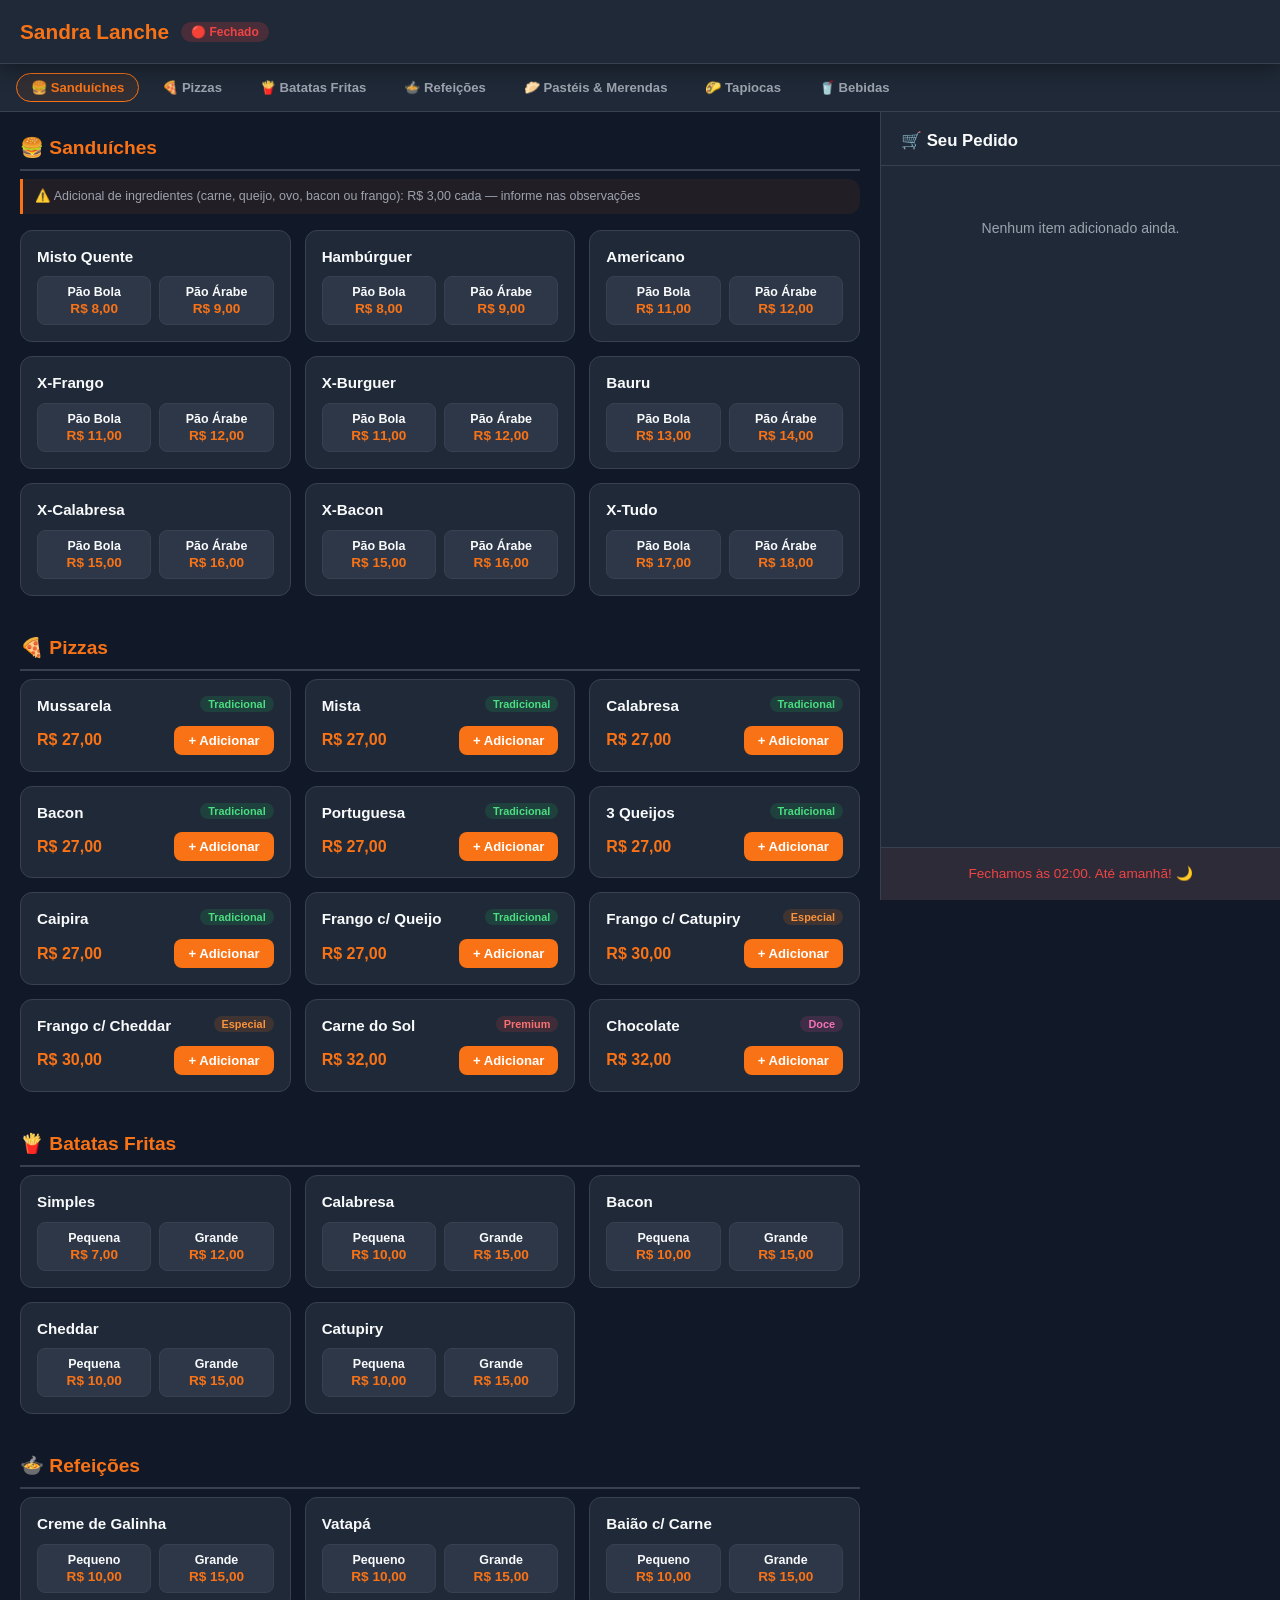
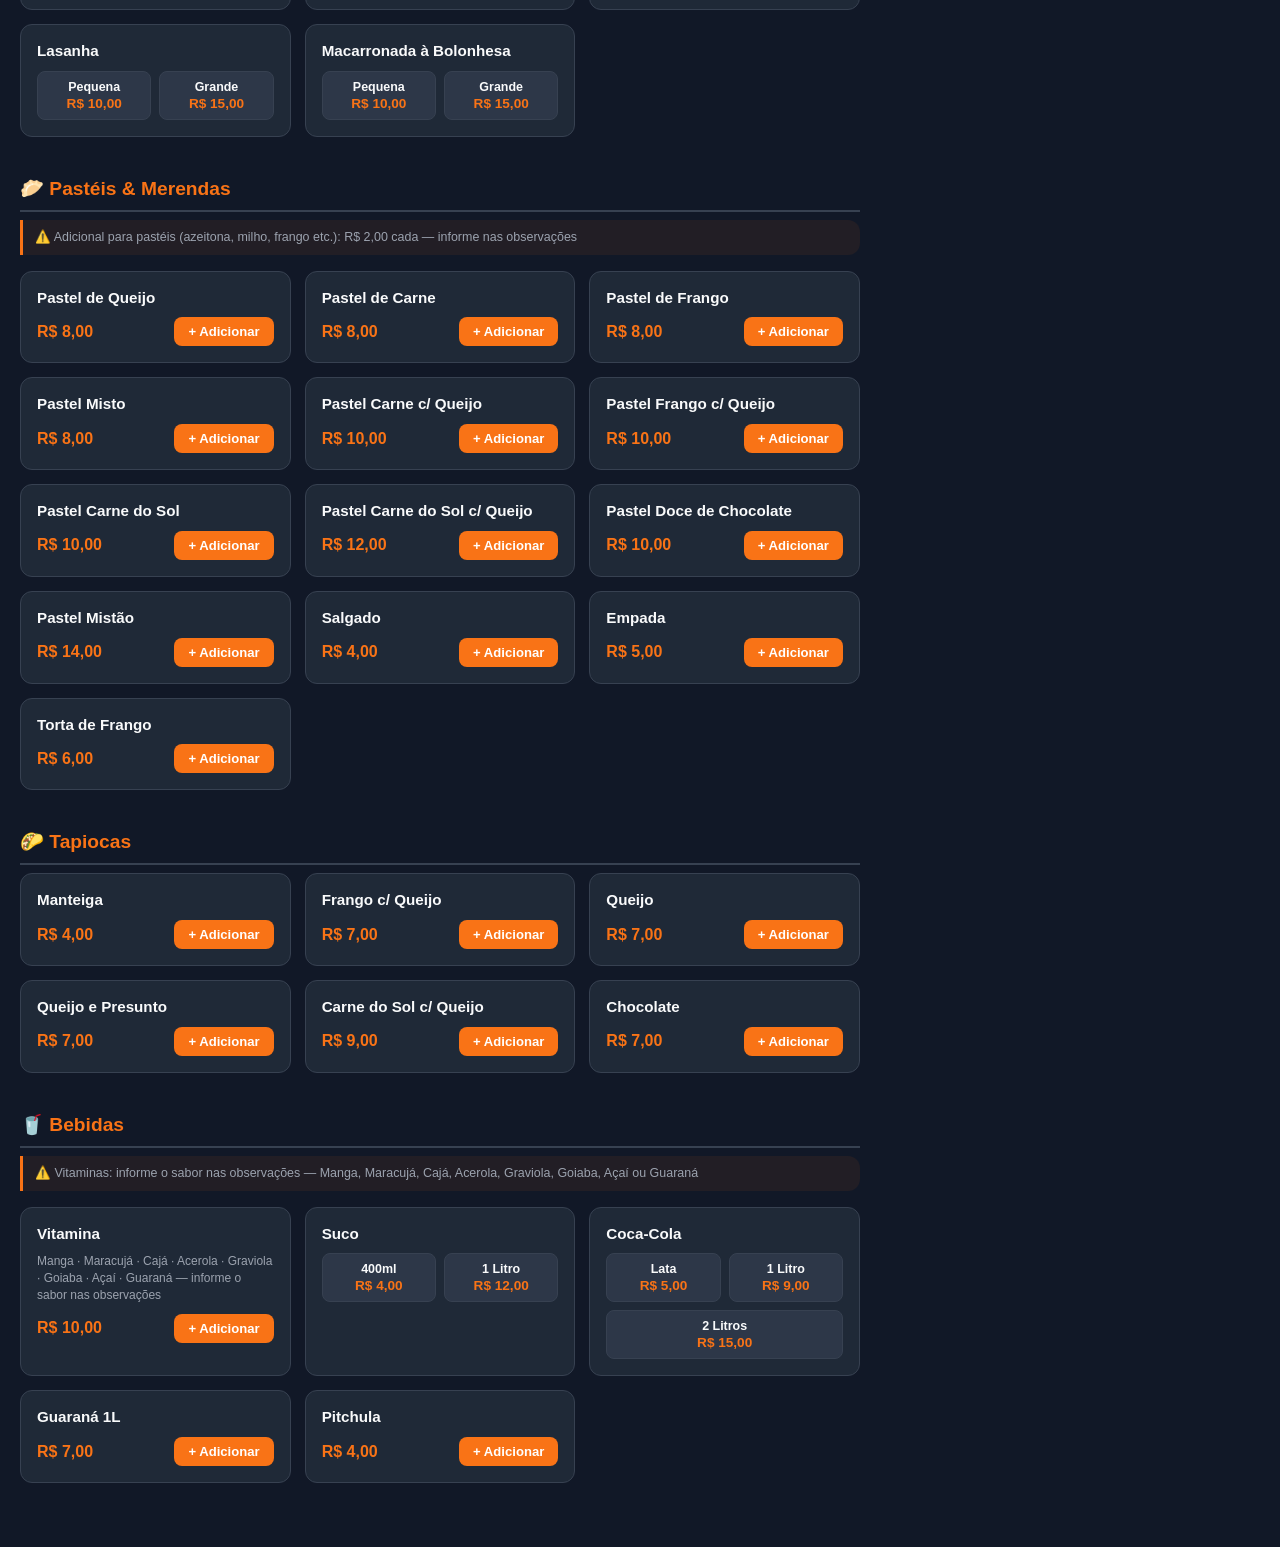
<file: index.html>
<!DOCTYPE html>
<html lang="pt-BR">
<head>
  <meta charset="UTF-8">
  <meta name="viewport" content="width=device-width, initial-scale=1.0">
  <title>Delivery — Cardápio</title>
  <link rel="stylesheet" href="style.css">
</head>
<body>

  <header>
    <div class="header-left">
      <h1 id="nome-estabelecimento">Delivery</h1>
      <span id="status-horario" class="badge-status"></span>
    </div>
    <button id="btn-carrinho-mobile" class="btn-cart-mobile" aria-label="Abrir carrinho">
      🛒 <span id="badge-mobile" class="badge hidden">0</span>
    </button>
  </header>

  <nav id="nav-categorias" class="nav-cat" aria-label="Categorias do cardápio"></nav>

  <div class="layout">

    <main id="cardapio" class="cardapio"></main>

    <aside id="painel-carrinho" class="painel-carrinho">
      <div class="carrinho-header">
        <h2>🛒 Seu Pedido</h2>
        <button id="btn-fechar-carrinho" class="btn-fechar" aria-label="Fechar carrinho">✕</button>
      </div>

      <div id="itens-carrinho" class="itens-carrinho">
        <p class="carrinho-vazio">Nenhum item adicionado ainda.</p>
      </div>

      <div id="resumo" class="resumo hidden">
        <div class="resumo-linha"><span>Subtotal</span><span id="subtotal">R$ 0,00</span></div>
        <div class="resumo-linha"><span>Taxa de entrega</span><span id="taxa-entrega">R$ 0,00</span></div>
        <div class="resumo-linha total"><span>Total</span><span id="total">R$ 0,00</span></div>
      </div>

      <form id="form-pedido" class="form-pedido hidden" novalidate>

        <!-- Tipo de pedido -->
        <div class="tipo-pedido">
          <button type="button" class="tipo-btn active" data-tipo="entrega">🛵 Entrega</button>
          <button type="button" class="tipo-btn" data-tipo="retirada">🏪 Retirar</button>
          <button type="button" class="tipo-btn" data-tipo="local">🍽️ No local</button>
        </div>

        <div class="campo-wpp-wrap">
          <input type="tel" id="campo-whatsapp" placeholder="Seu WhatsApp (DDD + número) *"
                 autocomplete="tel" inputmode="numeric" maxlength="15">
          <span id="cliente-badge" class="cliente-badge hidden"></span>
        </div>
        <input  type="text"   id="campo-nome"      placeholder="Seu nome completo *" autocomplete="name">
        <input  type="text"   id="campo-endereco"  placeholder="Endereço (Rua, nº, bairro) *" autocomplete="street-address">
        <div id="enderecos-sugestoes" class="enderecos-sugestoes hidden"></div>
        <select id="campo-pagamento">
          <option value="">Forma de pagamento *</option>
          <option value="Pix">Pix</option>
          <option value="Dinheiro">Dinheiro</option>
          <option value="Cartão">Cartão</option>
        </select>
        <input  type="text"   id="campo-troco"     placeholder="Troco para quanto? (ex: R$ 50)" class="hidden">
        <textarea             id="campo-obs"        placeholder="Observações / Adicionais (opcional)" rows="3"></textarea>
        <p id="msg-erro" class="msg-erro hidden"></p>
        <button type="submit" id="btn-finalizar">✅ Finalizar no WhatsApp</button>
      </form>

      <div id="aviso-fechado" class="aviso-fechado hidden">
        <p id="texto-fechado"></p>
      </div>
    </aside>

  </div>

  <div id="overlay" class="overlay hidden"></div>

  <script src="app.js"></script>
</body>
</html>
</file>
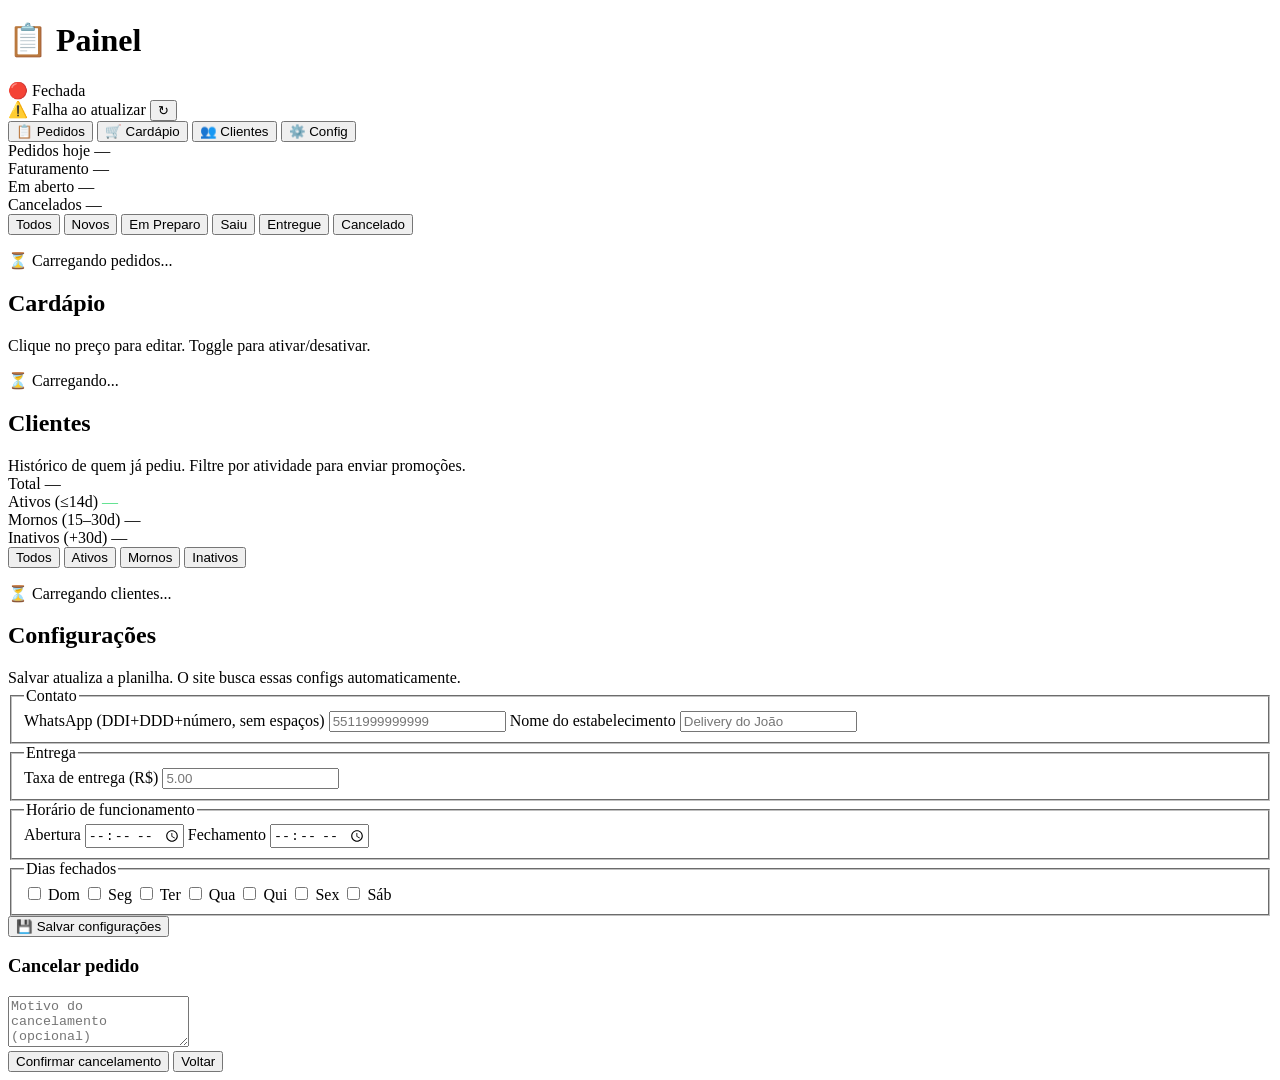
<file: painel.html>
<!DOCTYPE html>
<html lang="pt-BR">
<head>
  <meta charset="UTF-8">
  <meta name="viewport" content="width=device-width, initial-scale=1.0">
  <title>Painel — Delivery</title>
  <link rel="stylesheet" href="painel.css">
</head>
<body>

  <header>
    <div class="header-left">
      <h1>📋 Painel</h1>
      <span id="status-loja" class="badge-status"></span>
    </div>
    <div class="header-right">
      <span id="ultima-atualizacao" class="update-time"></span>
      <button id="btn-refresh" class="btn-icon" title="Atualizar agora">↻</button>
    </div>
  </header>

  <!-- Navegação de abas -->
  <nav class="tabs">
    <button class="tab-btn active" data-aba="pedidos">📋 Pedidos</button>
    <button class="tab-btn"        data-aba="cardapio">🛒 Cardápio</button>
    <button class="tab-btn"        data-aba="clientes">👥 Clientes</button>
    <button class="tab-btn"        data-aba="config">⚙️ Config</button>
  </nav>

  <!-- ══════════════════════════════════════════
       ABA: PEDIDOS
  ══════════════════════════════════════════ -->
  <section id="sec-pedidos">

    <!-- Resumo do dia -->
    <div class="resumo-dia">
      <div class="resumo-card">
        <span class="resumo-label">Pedidos hoje</span>
        <span class="resumo-valor" id="total-pedidos">—</span>
      </div>
      <div class="resumo-card">
        <span class="resumo-label">Faturamento</span>
        <span class="resumo-valor accent" id="total-faturamento">—</span>
      </div>
      <div class="resumo-card">
        <span class="resumo-label">Em aberto</span>
        <span class="resumo-valor warn" id="total-aberto">—</span>
      </div>
      <div class="resumo-card">
        <span class="resumo-label">Cancelados</span>
        <span class="resumo-valor danger" id="total-cancelados">—</span>
      </div>
    </div>

    <!-- Filtros de status -->
    <nav class="filtros">
      <button class="filtro active" data-status="todos">Todos</button>
      <button class="filtro novo"       data-status="Novo">Novos</button>
      <button class="filtro preparo"    data-status="Em Preparo">Em Preparo</button>
      <button class="filtro saiu"       data-status="Saiu pra Entrega">Saiu</button>
      <button class="filtro entregue"   data-status="Entregue">Entregue</button>
      <button class="filtro cancelado"  data-status="Cancelado">Cancelado</button>
    </nav>

    <!-- Grid de pedidos -->
    <main id="pedidos-grid" class="pedidos-grid">
      <p class="loading">⏳ Carregando pedidos...</p>
    </main>

  </section>

  <!-- ══════════════════════════════════════════
       ABA: CARDÁPIO EDITOR
  ══════════════════════════════════════════ -->
  <section id="sec-cardapio" class="hidden">
    <div class="sec-header">
      <h2>Cardápio</h2>
      <span class="sec-sub">Clique no preço para editar. Toggle para ativar/desativar.</span>
    </div>
    <div id="editor-grid" class="editor-grid">
      <p class="loading">⏳ Carregando...</p>
    </div>
  </section>

  <!-- ══════════════════════════════════════════
       ABA: CLIENTES
  ══════════════════════════════════════════ -->
  <section id="sec-clientes" class="hidden">
    <div class="sec-header">
      <h2>Clientes</h2>
      <span class="sec-sub">Histórico de quem já pediu. Filtre por atividade para enviar promoções.</span>
    </div>

    <!-- Resumo de clientes -->
    <div class="resumo-dia" id="resumo-clientes">
      <div class="resumo-card">
        <span class="resumo-label">Total</span>
        <span class="resumo-valor" id="cli-total">—</span>
      </div>
      <div class="resumo-card">
        <span class="resumo-label">Ativos (≤14d)</span>
        <span class="resumo-valor" style="color:#4ade80" id="cli-ativos">—</span>
      </div>
      <div class="resumo-card">
        <span class="resumo-label">Mornos (15–30d)</span>
        <span class="resumo-valor warn" id="cli-mornos">—</span>
      </div>
      <div class="resumo-card">
        <span class="resumo-label">Inativos (+30d)</span>
        <span class="resumo-valor danger" id="cli-inativos">—</span>
      </div>
    </div>

    <!-- Filtros -->
    <nav class="filtros" id="filtros-clientes">
      <button class="filtro active" data-cli-status="todos">Todos</button>
      <button class="filtro"        data-cli-status="Ativo"   style="--fc:#4ade80">Ativos</button>
      <button class="filtro"        data-cli-status="Morno"   style="--fc:#fbbf24">Mornos</button>
      <button class="filtro"        data-cli-status="Inativo" style="--fc:#f87171">Inativos</button>
    </nav>

    <div id="clientes-grid" class="pedidos-grid">
      <p class="loading">⏳ Carregando clientes...</p>
    </div>
  </section>

  <!-- ══════════════════════════════════════════
       ABA: CONFIGURAÇÕES
  ══════════════════════════════════════════ -->
  <section id="sec-config" class="hidden">
    <div class="sec-header">
      <h2>Configurações</h2>
      <span class="sec-sub">Salvar atualiza a planilha. O site busca essas configs automaticamente.</span>
    </div>

    <form id="config-form" class="config-form" onsubmit="return false">

      <fieldset>
        <legend>Contato</legend>
        <label>
          WhatsApp (DDI+DDD+número, sem espaços)
          <input type="text" id="cfg-whatsapp" placeholder="5511999999999" maxlength="20">
        </label>
        <label>
          Nome do estabelecimento
          <input type="text" id="cfg-nome" placeholder="Delivery do João" maxlength="60">
        </label>
      </fieldset>

      <fieldset>
        <legend>Entrega</legend>
        <label>
          Taxa de entrega (R$)
          <input type="number" id="cfg-taxa" placeholder="5.00" min="0" step="0.50">
        </label>
      </fieldset>

      <fieldset>
        <legend>Horário de funcionamento</legend>
        <label>
          Abertura
          <input type="time" id="cfg-abertura">
        </label>
        <label>
          Fechamento
          <input type="time" id="cfg-fechamento">
        </label>
      </fieldset>

      <fieldset>
        <legend>Dias fechados</legend>
        <div class="dias-grid">
          <label class="dia-check"><input type="checkbox" value="domingo">  Dom</label>
          <label class="dia-check"><input type="checkbox" value="segunda">  Seg</label>
          <label class="dia-check"><input type="checkbox" value="terça">    Ter</label>
          <label class="dia-check"><input type="checkbox" value="quarta">   Qua</label>
          <label class="dia-check"><input type="checkbox" value="quinta">   Qui</label>
          <label class="dia-check"><input type="checkbox" value="sexta">    Sex</label>
          <label class="dia-check"><input type="checkbox" value="sábado">   Sáb</label>
        </div>
      </fieldset>

      <div class="config-footer">
        <button id="btn-salvar-config" class="config-save-btn">💾 Salvar configurações</button>
        <span id="config-msg" class="config-msg"></span>
      </div>

    </form>
  </section>

  <!-- Modal de cancelamento -->
  <div id="modal-cancelar" class="modal hidden">
    <div class="modal-box">
      <h3>Cancelar pedido</h3>
      <p id="modal-nome-pedido" class="modal-sub"></p>
      <textarea id="motivo-cancelamento" placeholder="Motivo do cancelamento (opcional)" rows="3"></textarea>
      <div class="modal-acoes">
        <button id="btn-confirmar-cancelar" class="btn-danger">Confirmar cancelamento</button>
        <button id="btn-fechar-modal" class="btn-ghost">Voltar</button>
      </div>
    </div>
  </div>

  <script src="painel.js"></script>
</body>
</html>
</file>
<file: style.css>
/* =========================================================
   RESET & BASE
   ========================================================= */
*, *::before, *::after { box-sizing: border-box; margin: 0; padding: 0; }

:root {
  --bg:        #111827;
  --surface:   #1f2937;
  --surface2:  #2d3748;
  --border:    #374151;
  --accent:    #f97316;
  --accent-h:  #ea6c0a;
  --danger:    #ef4444;
  --success:   #22c55e;
  --text:      #f9fafb;
  --subtext:   #9ca3af;
  --radius:    12px;
  --shadow:    0 4px 20px rgba(0,0,0,.4);
  --cart-w:    400px;
  --header-h:  64px;
  --nav-h:     48px;
}

html { scroll-behavior: smooth; }

body {
  font-family: -apple-system, BlinkMacSystemFont, "Segoe UI", Roboto, sans-serif;
  background: var(--bg);
  color: var(--text);
  min-height: 100vh;
}

/* =========================================================
   HEADER
   ========================================================= */
header {
  position: sticky;
  top: 0;
  z-index: 100;
  height: var(--header-h);
  background: var(--surface);
  border-bottom: 1px solid var(--border);
  display: flex;
  align-items: center;
  justify-content: space-between;
  padding: 0 20px;
  box-shadow: var(--shadow);
}

.header-left { display: flex; align-items: center; gap: 12px; flex-wrap: wrap; }

header h1 {
  font-size: 1.3rem;
  font-weight: 700;
  color: var(--accent);
  white-space: nowrap;
}

.badge-status {
  font-size: .75rem;
  font-weight: 600;
  padding: 3px 10px;
  border-radius: 999px;
  white-space: nowrap;
}
.badge-status.aberto  { background: rgba(34,197,94,.2);  color: var(--success); }
.badge-status.fechado { background: rgba(239,68,68,.2);  color: var(--danger);  }

/* mobile cart toggle */
.btn-cart-mobile {
  display: none;
  background: var(--accent);
  color: #fff;
  border: none;
  border-radius: 999px;
  padding: 8px 18px;
  font-size: .95rem;
  font-weight: 700;
  cursor: pointer;
  position: relative;
  transition: background .15s;
}
.btn-cart-mobile:hover { background: var(--accent-h); }

.badge {
  position: absolute;
  top: -6px; right: -6px;
  background: var(--danger);
  color: #fff;
  font-size: .7rem;
  font-weight: 700;
  min-width: 20px;
  height: 20px;
  border-radius: 999px;
  display: flex; align-items: center; justify-content: center;
  padding: 0 4px;
}
.badge.hidden { display: none; }

/* =========================================================
   CATEGORY NAV
   ========================================================= */
.nav-cat {
  position: sticky;
  top: var(--header-h);
  z-index: 90;
  background: var(--surface);
  border-bottom: 1px solid var(--border);
  display: flex;
  gap: 8px;
  padding: 0 16px;
  height: var(--nav-h);
  align-items: center;
  overflow-x: auto;
  scrollbar-width: none;
}
.nav-cat::-webkit-scrollbar { display: none; }

.nav-cat a {
  white-space: nowrap;
  color: var(--subtext);
  text-decoration: none;
  font-size: .82rem;
  font-weight: 600;
  padding: 6px 14px;
  border-radius: 999px;
  border: 1px solid transparent;
  transition: all .15s;
}
.nav-cat a:hover,
.nav-cat a.active {
  color: var(--accent);
  border-color: var(--accent);
  background: rgba(249,115,22,.08);
}

/* =========================================================
   LAYOUT
   ========================================================= */
.layout {
  display: grid;
  grid-template-columns: 1fr var(--cart-w);
  gap: 0;
  min-height: calc(100vh - var(--header-h) - var(--nav-h));
  align-items: start;
}

/* =========================================================
   CARDÁPIO
   ========================================================= */
.cardapio {
  padding: 24px 20px;
  max-width: 900px;
}

.categoria-secao { margin-bottom: 40px; }

.categoria-titulo {
  font-size: 1.2rem;
  font-weight: 700;
  color: var(--accent);
  margin-bottom: 8px;
  padding-bottom: 10px;
  border-bottom: 2px solid var(--border);
  scroll-margin-top: calc(var(--header-h) + var(--nav-h) + 8px);
}

.categoria-nota {
  font-size: .78rem;
  color: var(--subtext);
  background: rgba(249,115,22,.07);
  border-left: 3px solid var(--accent);
  padding: 8px 12px;
  border-radius: 0 var(--radius) var(--radius) 0;
  margin-bottom: 16px;
  line-height: 1.5;
}

.produtos-grid {
  display: grid;
  grid-template-columns: repeat(auto-fill, minmax(240px, 1fr));
  gap: 14px;
}

/* Product card */
.produto-card {
  background: var(--surface);
  border: 1px solid var(--border);
  border-radius: var(--radius);
  padding: 16px;
  display: flex;
  flex-direction: column;
  gap: 10px;
  transition: border-color .15s, transform .1s;
}
.produto-card:hover {
  border-color: var(--accent);
  transform: translateY(-2px);
}

.produto-top { display: flex; align-items: flex-start; justify-content: space-between; gap: 8px; }

.produto-nome {
  font-size: .95rem;
  font-weight: 700;
  line-height: 1.3;
  flex: 1;
}

.produto-tag {
  font-size: .68rem;
  font-weight: 700;
  padding: 2px 8px;
  border-radius: 999px;
  white-space: nowrap;
  flex-shrink: 0;
}
.tag-tradicional { background: rgba(34,197,94,.15);  color: #4ade80; }
.tag-especial    { background: rgba(249,115,22,.15);  color: #fb923c; }
.tag-premium     { background: rgba(239,68,68,.15);   color: #f87171; }
.tag-doce        { background: rgba(236,72,153,.15);  color: #f472b6; }

.produto-desc {
  font-size: .75rem;
  color: var(--subtext);
  line-height: 1.4;
}

/* Single price + button */
.produto-acao {
  display: flex;
  align-items: center;
  justify-content: space-between;
  gap: 8px;
}
.produto-preco {
  font-size: 1rem;
  font-weight: 700;
  color: var(--accent);
  white-space: nowrap;
}

/* Variant buttons (2-3 options) */
.produto-variantes {
  display: flex;
  flex-wrap: wrap;
  gap: 8px;
}

/* Add buttons */
.btn-add {
  background: var(--accent);
  color: #fff;
  border: none;
  border-radius: 8px;
  padding: 7px 14px;
  font-size: .82rem;
  font-weight: 700;
  cursor: pointer;
  transition: background .15s, transform .1s;
  white-space: nowrap;
}
.btn-add:hover  { background: var(--accent-h); }
.btn-add:active { transform: scale(.96); }

.btn-add-variant {
  display: flex;
  flex-direction: column;
  align-items: center;
  gap: 2px;
  background: var(--surface2);
  border: 1px solid var(--border);
  color: var(--text);
  border-radius: 8px;
  padding: 8px 12px;
  font-size: .78rem;
  font-weight: 600;
  cursor: pointer;
  transition: all .15s;
  flex: 1;
  min-width: 80px;
}
.btn-add-variant span.v-preco {
  color: var(--accent);
  font-weight: 700;
  font-size: .85rem;
}
.btn-add-variant:hover {
  background: rgba(249,115,22,.12);
  border-color: var(--accent);
  color: var(--accent);
}
.btn-add-variant:active { transform: scale(.96); }

/* =========================================================
   CARRINHO / PAINEL LATERAL
   ========================================================= */
.painel-carrinho {
  position: sticky;
  top: calc(var(--header-h) + var(--nav-h));
  height: calc(100vh - var(--header-h) - var(--nav-h));
  background: var(--surface);
  border-left: 1px solid var(--border);
  display: flex;
  flex-direction: column;
  overflow: hidden;
}

.carrinho-header {
  display: flex;
  align-items: center;
  justify-content: space-between;
  padding: 18px 20px 14px;
  border-bottom: 1px solid var(--border);
  flex-shrink: 0;
}
.carrinho-header h2 { font-size: 1.05rem; font-weight: 700; }

.btn-fechar {
  display: none;
  background: none;
  border: none;
  color: var(--subtext);
  font-size: 1.2rem;
  cursor: pointer;
  padding: 4px 8px;
  border-radius: 6px;
  transition: color .15s;
}
.btn-fechar:hover { color: var(--text); }

/* Scrollable items area */
.itens-carrinho {
  flex: 1;
  overflow-y: auto;
  padding: 14px 16px;
  scrollbar-width: thin;
  scrollbar-color: var(--border) transparent;
}

.carrinho-vazio {
  color: var(--subtext);
  font-size: .88rem;
  text-align: center;
  padding-top: 40px;
}

/* Cart item row */
.cart-item {
  display: flex;
  align-items: center;
  gap: 10px;
  padding: 10px 0;
  border-bottom: 1px solid var(--border);
}
.cart-item:last-child { border-bottom: none; }

.cart-item-info { flex: 1; min-width: 0; }
.cart-item-nome {
  font-size: .85rem;
  font-weight: 600;
  line-height: 1.3;
  white-space: nowrap;
  overflow: hidden;
  text-overflow: ellipsis;
}
.cart-item-preco {
  font-size: .8rem;
  color: var(--accent);
  font-weight: 700;
}

.cart-qty {
  display: flex;
  align-items: center;
  gap: 6px;
  flex-shrink: 0;
}
.btn-qty {
  width: 26px; height: 26px;
  border-radius: 6px;
  border: 1px solid var(--border);
  background: var(--surface2);
  color: var(--text);
  font-size: 1rem;
  font-weight: 700;
  cursor: pointer;
  display: flex; align-items: center; justify-content: center;
  transition: background .1s;
}
.btn-qty:hover { background: var(--accent); border-color: var(--accent); }

.cart-qty-num {
  font-size: .9rem;
  font-weight: 700;
  min-width: 18px;
  text-align: center;
}

.btn-remove {
  background: none;
  border: none;
  color: var(--subtext);
  font-size: 1rem;
  cursor: pointer;
  padding: 4px;
  border-radius: 6px;
  transition: color .15s;
  flex-shrink: 0;
}
.btn-remove:hover { color: var(--danger); }

/* Resumo */
.resumo {
  padding: 12px 16px;
  border-top: 1px solid var(--border);
  flex-shrink: 0;
  background: var(--surface2);
}
.resumo.hidden { display: none; }

.resumo-linha {
  display: flex;
  justify-content: space-between;
  font-size: .85rem;
  color: var(--subtext);
  margin-bottom: 6px;
}
.resumo-linha.total {
  font-size: 1rem;
  font-weight: 700;
  color: var(--text);
  margin-top: 8px;
  padding-top: 8px;
  border-top: 1px solid var(--border);
  margin-bottom: 0;
}
.resumo-linha.total span:last-child { color: var(--accent); }

/* Form */
.form-pedido {
  padding: 14px 16px;
  border-top: 1px solid var(--border);
  flex-shrink: 0;
  display: flex;
  flex-direction: column;
  gap: 10px;
  overflow-y: auto;
  max-height: 320px;
  scrollbar-width: thin;
  scrollbar-color: var(--border) transparent;
}
.form-pedido.hidden { display: none; }

/* ── CAMPO WHATSAPP ── */
.campo-wpp-wrap { position: relative; display: flex; flex-direction: column; gap: 0.3rem; }

.cliente-badge {
  font-size: 0.78rem; font-weight: 600;
  color: #4ade80; background: rgba(34,197,94,.12);
  border: 1px solid rgba(34,197,94,.3);
  border-radius: 6px; padding: 0.25rem 0.6rem;
  align-self: flex-start;
}
.cliente-badge.hidden { display: none; }

/* ── SUGESTÕES DE ENDEREÇO ── */
.enderecos-sugestoes {
  display: flex; flex-direction: column; gap: 0.4rem;
  padding: 0.5rem 0;
}
.enderecos-sugestoes.hidden { display: none; }

.sug-label {
  font-size: 0.72rem; color: var(--subtext);
  text-transform: uppercase; letter-spacing: 0.04em;
}

.endereco-chip {
  text-align: left; background: var(--surface2);
  border: 1px solid var(--border); border-radius: 8px;
  color: var(--text); font-size: 0.82rem;
  padding: 0.45rem 0.7rem; cursor: pointer;
  transition: all 0.15s; line-height: 1.3;
}
.endereco-chip:hover     { border-color: var(--accent); color: var(--accent); }
.endereco-chip.selecionado {
  border-color: var(--accent);
  background: rgba(249,115,22,.1); color: var(--accent);
}

/* ── TIPO DE PEDIDO ── */
.tipo-pedido {
  display: grid; grid-template-columns: repeat(3, 1fr);
  gap: 0.5rem; margin-bottom: 0.25rem;
}

.tipo-btn {
  background: var(--surface2); border: 1.5px solid var(--border);
  color: var(--subtext); border-radius: 10px;
  padding: 0.55rem 0.4rem; font-size: 0.82rem; font-weight: 600;
  cursor: pointer; transition: all 0.15s; text-align: center;
}
.tipo-btn:hover { border-color: var(--accent); color: var(--text); }
.tipo-btn.active {
  background: rgba(249,115,22,.12);
  border-color: var(--accent); color: var(--accent);
}

.form-pedido input,
.form-pedido select,
.form-pedido textarea {
  background: var(--surface2);
  border: 1px solid var(--border);
  border-radius: 8px;
  color: var(--text);
  font-size: .85rem;
  padding: 10px 12px;
  width: 100%;
  transition: border-color .15s;
  font-family: inherit;
}
.form-pedido input::placeholder,
.form-pedido textarea::placeholder { color: var(--subtext); }
.form-pedido input:focus,
.form-pedido select:focus,
.form-pedido textarea:focus {
  outline: none;
  border-color: var(--accent);
}
.form-pedido select option { background: var(--surface2); }
.form-pedido textarea { resize: vertical; }

.form-pedido input.hidden { display: none; }

.msg-erro {
  font-size: .8rem;
  color: var(--danger);
  background: rgba(239,68,68,.1);
  border: 1px solid rgba(239,68,68,.3);
  border-radius: 8px;
  padding: 8px 12px;
}
.msg-erro.hidden { display: none; }

#btn-finalizar {
  background: var(--accent);
  color: #fff;
  border: none;
  border-radius: 10px;
  padding: 14px;
  font-size: .95rem;
  font-weight: 700;
  cursor: pointer;
  transition: background .15s, opacity .15s;
  width: 100%;
}
#btn-finalizar:hover   { background: var(--accent-h); }
#btn-finalizar:disabled { opacity: .5; cursor: not-allowed; }

/* Aviso fechado */
.aviso-fechado {
  padding: 16px;
  border-top: 1px solid var(--border);
  background: rgba(239,68,68,.07);
  flex-shrink: 0;
}
.aviso-fechado.hidden { display: none; }
.aviso-fechado p {
  font-size: .85rem;
  color: var(--danger);
  text-align: center;
  line-height: 1.5;
}

/* =========================================================
   OVERLAY (mobile)
   ========================================================= */
.overlay {
  position: fixed;
  inset: 0;
  background: rgba(0,0,0,.6);
  z-index: 149;
}
.overlay.hidden { display: none; }

/* =========================================================
   UTILITIES
   ========================================================= */
.hidden { display: none !important; }

/* =========================================================
   RESPONSIVE — MOBILE (< 768px)
   ========================================================= */
@media (max-width: 768px) {
  .btn-cart-mobile { display: flex; align-items: center; gap: 8px; }

  .layout { grid-template-columns: 1fr; }

  .cardapio { padding: 16px 12px; }

  .produtos-grid { grid-template-columns: 1fr 1fr; gap: 10px; }

  /* Cart becomes a bottom sheet */
  .painel-carrinho {
    position: fixed;
    bottom: 0; left: 0; right: 0;
    height: 85vh;
    max-height: 85vh;
    z-index: 150;
    border-left: none;
    border-top: 2px solid var(--accent);
    border-radius: 20px 20px 0 0;
    transform: translateY(100%);
    transition: transform .3s ease;
  }
  .painel-carrinho.aberto {
    transform: translateY(0);
  }

  .btn-fechar { display: flex; }

  .form-pedido { max-height: none; }
}

@media (max-width: 420px) {
  .produtos-grid { grid-template-columns: 1fr; }

  .btn-add-variant { min-width: 60px; padding: 6px 8px; }
}
</file>
<file: painel.css>
<!DOCTYPE html>
<html lang="pt-BR">
<head>
  <meta charset="UTF-8">
  <meta name="viewport" content="width=device-width, initial-scale=1.0">
  <title>Painel — Delivery</title>
  <link rel="stylesheet" href="painel.css">
</head>
<body>

  <header>
    <div class="header-left">
      <h1>📋 Painel</h1>
      <span id="status-loja" class="badge-status"></span>
    </div>
    <div class="header-right">
      <span id="ultima-atualizacao" class="update-time"></span>
      <button id="btn-refresh" class="btn-icon" title="Atualizar agora">↻</button>
    </div>
  </header>

  <!-- Navegação de abas -->
  <nav class="tabs">
    <button class="tab-btn active" data-aba="pedidos">📋 Pedidos</button>
    <button class="tab-btn"        data-aba="cardapio">🛒 Cardápio</button>
    <button class="tab-btn"        data-aba="clientes">👥 Clientes</button>
    <button class="tab-btn"        data-aba="config">⚙️ Config</button>
  </nav>

  <!-- ══════════════════════════════════════════
       ABA: PEDIDOS
  ══════════════════════════════════════════ -->
  <section id="sec-pedidos">

    <!-- Resumo do dia -->
    <div class="resumo-dia">
      <div class="resumo-card">
        <span class="resumo-label">Pedidos hoje</span>
        <span class="resumo-valor" id="total-pedidos">—</span>
      </div>
      <div class="resumo-card">
        <span class="resumo-label">Faturamento</span>
        <span class="resumo-valor accent" id="total-faturamento">—</span>
      </div>
      <div class="resumo-card">
        <span class="resumo-label">Em aberto</span>
        <span class="resumo-valor warn" id="total-aberto">—</span>
      </div>
      <div class="resumo-card">
        <span class="resumo-label">Cancelados</span>
        <span class="resumo-valor danger" id="total-cancelados">—</span>
      </div>
    </div>

    <!-- Filtros de status -->
    <nav class="filtros">
      <button class="filtro active" data-status="todos">Todos</button>
      <button class="filtro novo"       data-status="Novo">Novos</button>
      <button class="filtro preparo"    data-status="Em Preparo">Em Preparo</button>
      <button class="filtro saiu"       data-status="Saiu pra Entrega">Saiu</button>
      <button class="filtro entregue"   data-status="Entregue">Entregue</button>
      <button class="filtro cancelado"  data-status="Cancelado">Cancelado</button>
    </nav>

    <!-- Grid de pedidos -->
    <main id="pedidos-grid" class="pedidos-grid">
      <p class="loading">⏳ Carregando pedidos...</p>
    </main>

  </section>

  <!-- ══════════════════════════════════════════
       ABA: CARDÁPIO EDITOR
  ══════════════════════════════════════════ -->
  <section id="sec-cardapio" class="hidden">
    <div class="sec-header">
      <h2>Cardápio</h2>
      <span class="sec-sub">Clique no preço para editar. Toggle para ativar/desativar.</span>
    </div>
    <div id="editor-grid" class="editor-grid">
      <p class="loading">⏳ Carregando...</p>
    </div>
  </section>

  <!-- ══════════════════════════════════════════
       ABA: CLIENTES
  ══════════════════════════════════════════ -->
  <section id="sec-clientes" class="hidden">
    <div class="sec-header">
      <h2>Clientes</h2>
      <span class="sec-sub">Histórico de quem já pediu. Filtre por atividade para enviar promoções.</span>
    </div>

    <!-- Resumo de clientes -->
    <div class="resumo-dia" id="resumo-clientes">
      <div class="resumo-card">
        <span class="resumo-label">Total</span>
        <span class="resumo-valor" id="cli-total">—</span>
      </div>
      <div class="resumo-card">
        <span class="resumo-label">Ativos (≤14d)</span>
        <span class="resumo-valor" style="color:#4ade80" id="cli-ativos">—</span>
      </div>
      <div class="resumo-card">
        <span class="resumo-label">Mornos (15–30d)</span>
        <span class="resumo-valor warn" id="cli-mornos">—</span>
      </div>
      <div class="resumo-card">
        <span class="resumo-label">Inativos (+30d)</span>
        <span class="resumo-valor danger" id="cli-inativos">—</span>
      </div>
    </div>

    <!-- Filtros -->
    <nav class="filtros" id="filtros-clientes">
      <button class="filtro active" data-cli-status="todos">Todos</button>
      <button class="filtro"        data-cli-status="Ativo"   style="--fc:#4ade80">Ativos</button>
      <button class="filtro"        data-cli-status="Morno"   style="--fc:#fbbf24">Mornos</button>
      <button class="filtro"        data-cli-status="Inativo" style="--fc:#f87171">Inativos</button>
    </nav>

    <div id="clientes-grid" class="pedidos-grid">
      <p class="loading">⏳ Carregando clientes...</p>
    </div>
  </section>

  <!-- ══════════════════════════════════════════
       ABA: CONFIGURAÇÕES
  ══════════════════════════════════════════ -->
  <section id="sec-config" class="hidden">
    <div class="sec-header">
      <h2>Configurações</h2>
      <span class="sec-sub">Salvar atualiza a planilha. O site busca essas configs automaticamente.</span>
    </div>

    <form id="config-form" class="config-form" onsubmit="return false">

      <fieldset>
        <legend>Contato</legend>
        <label>
          WhatsApp (DDI+DDD+número, sem espaços)
          <input type="text" id="cfg-whatsapp" placeholder="5511999999999" maxlength="20">
        </label>
        <label>
          Nome do estabelecimento
          <input type="text" id="cfg-nome" placeholder="Delivery do João" maxlength="60">
        </label>
      </fieldset>

      <fieldset>
        <legend>Entrega</legend>
        <label>
          Taxa de entrega (R$)
          <input type="number" id="cfg-taxa" placeholder="5.00" min="0" step="0.50">
        </label>
      </fieldset>

      <fieldset>
        <legend>Horário de funcionamento</legend>
        <label>
          Abertura
          <input type="time" id="cfg-abertura">
        </label>
        <label>
          Fechamento
          <input type="time" id="cfg-fechamento">
        </label>
      </fieldset>

      <fieldset>
        <legend>Dias fechados</legend>
        <div class="dias-grid">
          <label class="dia-check"><input type="checkbox" value="domingo">  Dom</label>
          <label class="dia-check"><input type="checkbox" value="segunda">  Seg</label>
          <label class="dia-check"><input type="checkbox" value="terça">    Ter</label>
          <label class="dia-check"><input type="checkbox" value="quarta">   Qua</label>
          <label class="dia-check"><input type="checkbox" value="quinta">   Qui</label>
          <label class="dia-check"><input type="checkbox" value="sexta">    Sex</label>
          <label class="dia-check"><input type="checkbox" value="sábado">   Sáb</label>
        </div>
      </fieldset>

      <div class="config-footer">
        <button id="btn-salvar-config" class="config-save-btn">💾 Salvar configurações</button>
        <span id="config-msg" class="config-msg"></span>
      </div>

    </form>
  </section>

  <!-- Modal de cancelamento -->
  <div id="modal-cancelar" class="modal hidden">
    <div class="modal-box">
      <h3>Cancelar pedido</h3>
      <p id="modal-nome-pedido" class="modal-sub"></p>
      <textarea id="motivo-cancelamento" placeholder="Motivo do cancelamento (opcional)" rows="3"></textarea>
      <div class="modal-acoes">
        <button id="btn-confirmar-cancelar" class="btn-danger">Confirmar cancelamento</button>
        <button id="btn-fechar-modal" class="btn-ghost">Voltar</button>
      </div>
    </div>
  </div>

  <script src="painel.js"></script>
</body>
</html>
</file>
